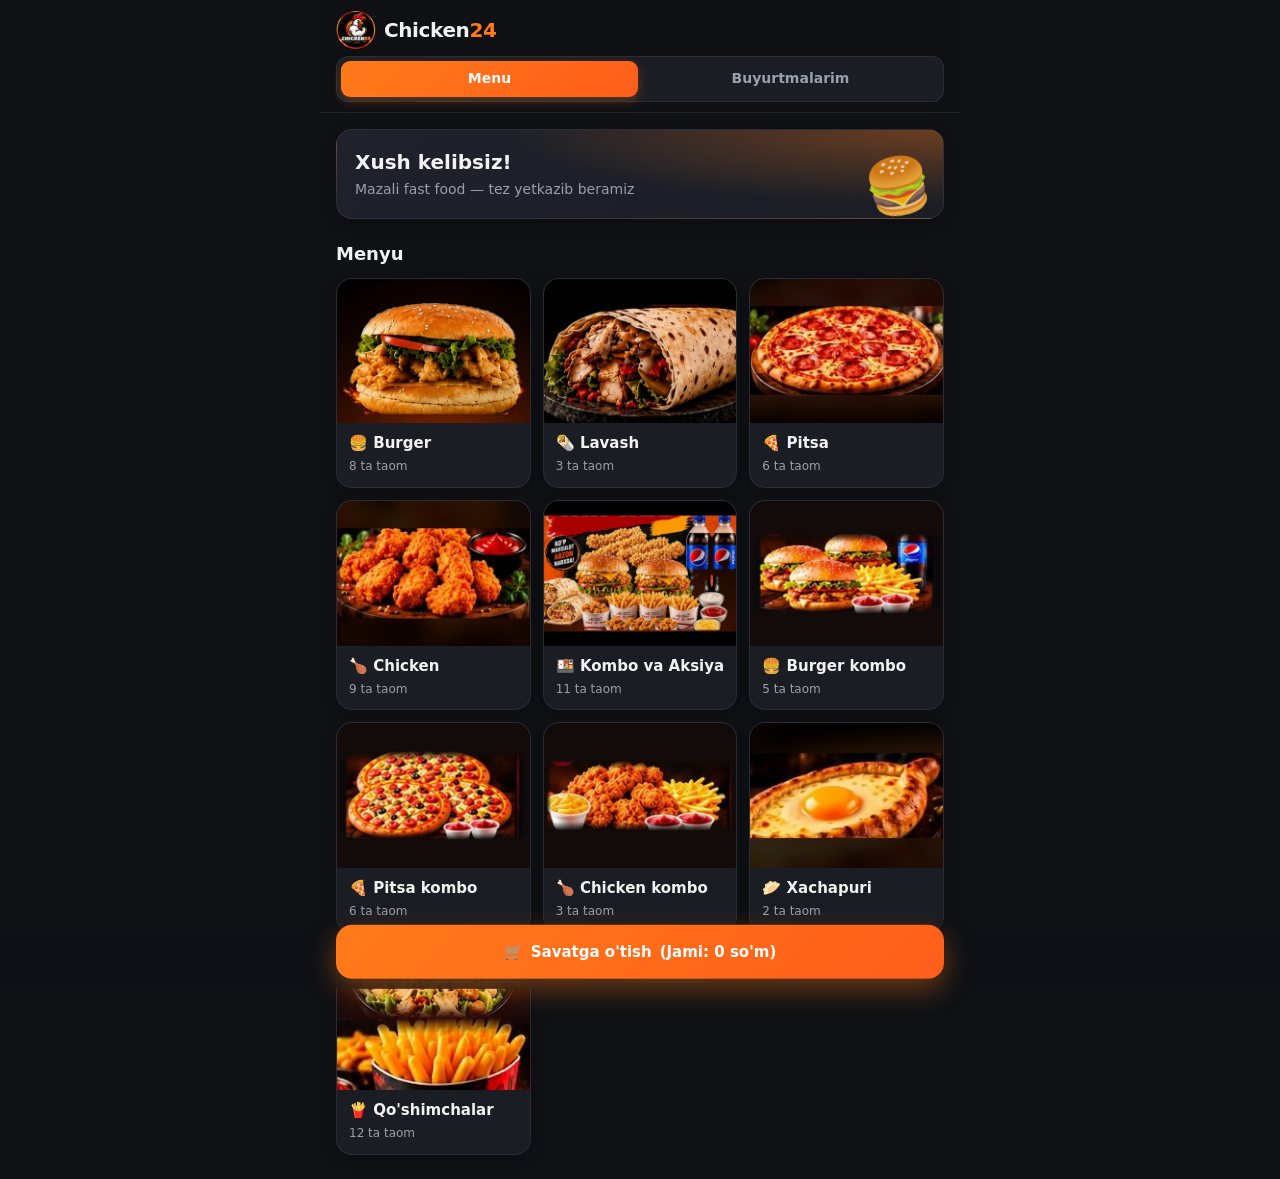
<file: miniapp/index.html>
<!doctype html>
<html lang="uz">
<head>
  <meta charset="utf-8">
  <meta name="viewport" content="width=device-width, initial-scale=1, viewport-fit=cover">
  <meta name="color-scheme" content="dark">
  <meta name="theme-color" content="#0F1115">
  <!-- Xavfsizlik: skriptlar faqat o'zimizdan va telegram.org dan; tashqi so'rov faqat bot serveriga (config.js API_BASE) -->
  <meta http-equiv="Content-Security-Policy"
        content="default-src 'self'; script-src 'self' https://telegram.org; style-src 'self' 'unsafe-inline'; img-src 'self' data: blob:; connect-src 'self' https://chicken24-bot.onrender.com; base-uri 'none'; form-action 'none'; object-src 'none'">
  <title>Chicken24</title>
  <link rel="icon" href="images/logo-192.webp" type="image/webp">
  <!-- chicken24.uz (sayt) ochilsa /site/ ga o'tkazadi; Mini App (pages.dev) ga ta'sir qilmaydi -->
  <script src="host-redirect.js"></script>
  <!-- Telegram WebApp SDK boshqa skriptlardan oldin yuklanishi kerak -->
  <script src="https://telegram.org/js/telegram-web-app.js"></script>
  <!-- ?v=N: Telegram eski keshni ko'rsatmasligi uchun; har o'zgarishda raqamni oshiring -->
  <link rel="stylesheet" href="style.css?v=21">
  <!-- Interfeys matnlari (uz/ru) va bot natijasini qo'llash - app.js dan oldin -->
  <script src="i18n.js?v=21" defer></script>
  <script src="config.js?v=21" defer></script>
  <script src="result.js?v=21" defer></script>
  <script src="app.js?v=21" defer></script>
</head>
<body>
  <div id="app" class="app">
    <!-- Sarlavha va bo'lim yorliqlari birga yopishqoq (sticky) -->
    <div class="appbar">
    <header class="topbar" id="topbar">
      <button id="backBtn" class="icon-btn topbar-back" type="button" data-action="back" aria-label="Orqaga" data-i18n-aria="back" hidden>
        <svg viewBox="0 0 24 24" width="22" height="22" aria-hidden="true"><path d="M15 5l-7 7 7 7" fill="none" stroke="currentColor" stroke-width="2.4" stroke-linecap="round" stroke-linejoin="round"/></svg>
      </button>
      <div class="brand" id="brand">
        <img class="brand-logo" src="images/logo-192.webp"
             srcset="images/logo-192.webp 1x, images/logo-384.webp 2x"
             alt="Chicken24" width="40" height="40" decoding="async">
        <span class="brand-name">Chicken<span class="accent">24</span></span>
      </div>
      <h1 class="topbar-title" id="topbarTitle" hidden></h1>
    </header>
    <!-- Matnlar app.js da tanlangan tilga almashtiriladi (data-i18n); bu yerdagisi - JS yuklanguncha -->
    <nav class="tabs" role="tablist" aria-label="Bo'limlar" data-i18n-aria="tabs.aria">
      <button id="tabMenu" class="tab active" type="button" role="tab" aria-selected="true" data-action="tab-menu" data-i18n="tab.menu">Menu</button>
      <button id="tabOrders" class="tab" type="button" role="tab" aria-selected="false" data-action="tab-orders" data-i18n="tab.orders">Buyurtmalarim</button>
    </nav>
    </div>

    <!-- Yopiq vaqtda ko'rinadi (app.js -> updateHoursBanner) -->
    <div id="hoursBanner" class="hours-banner" role="status" hidden></div>

    <main id="view" class="view" tabindex="-1">
      <div class="loader" aria-label="Yuklanmoqda" data-i18n-aria="loading"><span></span><span></span><span></span></div>
    </main>
  </div>

  <!-- Pastdan chiquvchi savat tugmasi -->
  <div id="cartBar" class="cart-bar" aria-hidden="true">
    <button id="cartBarBtn" class="cart-bar-btn" type="button" data-action="open-cart" tabindex="-1">
      <span class="cart-bar-icon" aria-hidden="true">🛒</span>
      <span class="cart-bar-text" data-i18n="cartbar.go">Savatga o'tish</span>
      <span class="cart-bar-total">(<span data-i18n="cartbar.total">Jami</span>: <b id="cartBarTotal"></b>)</span>
    </button>
  </div>

  <div id="toast" class="toast" role="status" aria-live="polite"></div>

  <noscript><p class="noscript">Ilova ishlashi uchun JavaScript yoqilgan bo'lishi kerak. / Для работы приложения включите JavaScript.</p></noscript>
</body>
</html>
</file>
<file: miniapp/style.css>
/* =========================================================
   Chicken24 Mini App - doim to'q dizayn (Telegram theme'iga bog'liq emas)
   ========================================================= */
:root {
  --bg: #0F1115;
  --card: #1A1D24;
  --card-2: #222631;
  --card-3: #2A2F3B;
  --accent: #FF7A1A;
  --accent-2: #FF9A4D;
  --accent-soft: rgba(255, 122, 26, 0.14);
  --text: #F2F2F2;
  --muted: #9AA0AA;
  --danger: #FF5C5C;
  --danger-soft: rgba(255, 92, 92, 0.12);
  --success: #39D98A;
  --success-soft: rgba(57, 217, 138, 0.12);
  --border: rgba(255, 255, 255, 0.07);
  --radius: 16px;
  --radius-sm: 12px;
  --shadow: 0 8px 24px rgba(0, 0, 0, 0.35);
  --shadow-soft: 0 4px 14px rgba(0, 0, 0, 0.25);
  --ease: cubic-bezier(0.2, 0.8, 0.2, 1);

  /* Telegram (fullscreen) va qurilma safe-area */
  --safe-top: calc(max(env(safe-area-inset-top, 0px), var(--tg-safe-area-inset-top, 0px)) + var(--tg-content-safe-area-inset-top, 0px));
  --safe-bottom: calc(max(env(safe-area-inset-bottom, 0px), var(--tg-safe-area-inset-bottom, 0px)) + var(--tg-content-safe-area-inset-bottom, 0px));
  --safe-left: max(env(safe-area-inset-left, 0px), var(--tg-safe-area-inset-left, 0px));
  --safe-right: max(env(safe-area-inset-right, 0px), var(--tg-safe-area-inset-right, 0px));
  --gutter: 16px;

  color-scheme: dark;
}

*, *::before, *::after { box-sizing: border-box; }

html, body {
  margin: 0;
  background: var(--bg);
  color: var(--text);
  font-family: system-ui, -apple-system, "Segoe UI", Roboto, "Helvetica Neue", Arial, sans-serif;
  font-size: 15px;
  line-height: 1.4;
  -webkit-font-smoothing: antialiased;
  -webkit-text-size-adjust: 100%;
  -webkit-tap-highlight-color: transparent;
}

body {
  min-height: 100vh;
  min-height: 100dvh;
  overflow-x: hidden;
}

button, input, textarea { font: inherit; color: inherit; }
button { cursor: pointer; border: 0; background: none; padding: 0; }
button:disabled { cursor: not-allowed; }
img { display: block; max-width: 100%; }
[hidden] { display: none !important; }

:focus-visible { outline: 2px solid var(--accent); outline-offset: 2px; }

.app {
  max-width: 640px;
  margin: 0 auto;
  padding-left: var(--safe-left);
  padding-right: var(--safe-right);
}

/* ---------------- Topbar + bo'lim yorliqlari (birga sticky) ---------------- */
.appbar {
  position: sticky;
  top: 0;
  z-index: 20;
  background: rgba(15, 17, 21, 0.92);
  backdrop-filter: blur(14px);
  -webkit-backdrop-filter: blur(14px);
  border-bottom: 1px solid var(--border);
}
.topbar {
  display: flex;
  align-items: center;
  gap: 10px;
  min-height: 56px;
  padding: calc(8px + var(--safe-top)) var(--gutter) 4px;
}

/* Segmentli tugma: Menu | Buyurtmalarim */
.tabs {
  display: grid;
  grid-template-columns: 1fr 1fr;
  gap: 4px;
  margin: 0 var(--gutter) 10px;
  padding: 4px;
  border-radius: var(--radius-sm);
  background: var(--card);
  border: 1px solid var(--border);
}
.tab {
  min-height: 36px;
  padding: 0 8px;
  border-radius: 9px;
  font-size: 14px;
  font-weight: 700;
  color: var(--muted);
  white-space: nowrap;
  transition: background-color 0.2s, color 0.2s, transform 0.15s var(--ease);
}
.tab:active { transform: scale(0.97); }
.tab.active {
  background: linear-gradient(135deg, var(--accent), #FF5E1A);
  color: #fff;
  box-shadow: 0 4px 12px rgba(255, 122, 26, 0.3);
}

.brand { display: flex; align-items: center; gap: 8px; min-width: 0; }
/* Logotip: dumaloq, shaffof fon (eski to'q sariq kvadrat va soya olib tashlangan) */
.brand-logo {
  display: block;
  flex: 0 0 auto;
  width: 40px; height: 40px;
  border-radius: 50%;
  object-fit: cover;
}
.brand-name { font-size: 20px; font-weight: 800; letter-spacing: -0.02em; }
.accent { color: var(--accent); }

.topbar.inner .brand-logo { width: 36px; height: 36px; }
.topbar.inner .brand-name { display: none; }
.topbar-title {
  margin: 0;
  font-size: 18px;
  font-weight: 700;
  white-space: nowrap;
  overflow: hidden;
  text-overflow: ellipsis;
}

/* ---------------- Umumiy ---------------- */
.view {
  padding: 16px var(--gutter) calc(24px + var(--safe-bottom));
  outline: none;
  animation: fadeIn 0.28s var(--ease);
}
body.has-cart-bar .view { padding-bottom: calc(96px + var(--safe-bottom)); }

@keyframes fadeIn { from { opacity: 0; transform: translateY(6px); } to { opacity: 1; transform: none; } }
@keyframes pop { 0% { transform: scale(0.85); } 60% { transform: scale(1.06); } 100% { transform: scale(1); } }

.section-title { margin: 22px 0 12px; font-size: 18px; font-weight: 700; }
.section-title:first-child { margin-top: 4px; }
.muted { color: var(--muted); }

.hero {
  position: relative;
  overflow: hidden;
  padding: 18px;
  border-radius: var(--radius);
  background:
    radial-gradient(120% 140% at 100% 0%, rgba(255, 122, 26, 0.35), transparent 60%),
    linear-gradient(135deg, #1F222B, var(--card));
  border: 1px solid var(--border);
  box-shadow: var(--shadow-soft);
}
.hero-title { margin: 0 0 4px; font-size: 20px; font-weight: 800; }
.hero-sub { margin: 0; color: var(--muted); font-size: 14px; }
.hero-emoji { position: absolute; right: 12px; bottom: -6px; font-size: 54px; opacity: 0.9; transform: rotate(-12deg); }

/* ---------------- Tugmalar ---------------- */
.btn {
  display: inline-flex;
  align-items: center;
  justify-content: center;
  gap: 8px;
  min-height: 46px;
  padding: 0 18px;
  border-radius: var(--radius-sm);
  font-weight: 650;
  transition: transform 0.15s var(--ease), background-color 0.2s, opacity 0.2s, box-shadow 0.2s;
  user-select: none;
}
.btn:active:not(:disabled) { transform: scale(0.96); }
.btn-block { width: 100%; }
.btn-lg { min-height: 54px; font-size: 16px; border-radius: var(--radius); }
.btn-primary {
  background: linear-gradient(135deg, var(--accent), #FF5E1A);
  color: #fff;
  box-shadow: 0 8px 20px rgba(255, 122, 26, 0.3);
}
.btn-primary:disabled { background: var(--card-3); color: var(--muted); box-shadow: none; }
.btn-secondary { background: var(--card-2); color: var(--text); border: 1px solid var(--border); }
.btn-secondary:disabled { opacity: 0.45; }
.btn-ghost { background: transparent; color: var(--accent); min-height: 36px; padding: 0 10px; }
.btn-link { color: var(--accent); font-weight: 600; text-decoration: underline; text-underline-offset: 3px; }

.icon-btn {
  display: grid;
  place-items: center;
  width: 36px; height: 36px;
  flex: 0 0 auto;
  border-radius: 11px;
  background: var(--card-2);
  color: var(--text);
  transition: transform 0.15s var(--ease), background-color 0.2s;
}
.icon-btn:active:not(:disabled) { transform: scale(0.9); }
.icon-btn.danger { background: var(--danger-soft); color: var(--danger); }
.topbar-back { background: transparent; margin-left: -8px; }

/* ---------------- Kategoriyalar ---------------- */
.cat-grid {
  display: grid;
  grid-template-columns: repeat(2, minmax(0, 1fr));
  gap: 12px;
}
.cat-card {
  display: flex;
  flex-direction: column;
  overflow: hidden;
  text-align: left;
  border-radius: var(--radius);
  background: var(--card);
  border: 1px solid var(--border);
  box-shadow: var(--shadow-soft);
  transition: transform 0.18s var(--ease), box-shadow 0.2s;
}
.cat-card:active { transform: scale(0.96); }
.cat-info { display: flex; flex-direction: column; gap: 4px; padding: 10px 12px 12px; }
.cat-name { font-size: 15px; font-weight: 700; }
.cat-count { font-size: 12px; color: var(--muted); }
.badge-soon {
  align-self: flex-start;
  padding: 2px 8px;
  border-radius: 999px;
  background: var(--accent-soft);
  color: var(--accent-2);
  font-size: 11px;
  font-weight: 700;
}

/* Rasm + fallback (emoji/gradient) */
.media {
  position: relative;
  width: 100%;
  aspect-ratio: 4 / 3;
  overflow: hidden;
  background: radial-gradient(120% 120% at 30% 20%, #3A2A20 0%, #22252E 55%, #1A1D24 100%);
}
.media img {
  position: absolute;
  inset: 0;
  width: 100%;
  height: 100%;
  object-fit: cover;
  opacity: 0;
  transition: opacity 0.35s var(--ease);
}
.media.loaded img { opacity: 1; }
/* Emoji faqat rasm umuman yuklanmaganda (qayta urinishlardan keyin) ko'rinadi */
.media:not(.failed) .media-fallback { visibility: hidden; }
/* Taom rasmlari kvadrat (600x600) - kesilmasligi kerak */
.media.item-media { aspect-ratio: 1 / 1; }
.media-fallback {
  position: absolute;
  inset: 0;
  display: grid;
  place-items: center;
  font-size: 44px;
  filter: drop-shadow(0 6px 12px rgba(0, 0, 0, 0.4));
}


/* ---------------- Taomlar ---------------- */
.item-grid {
  display: grid;
  grid-template-columns: repeat(2, minmax(0, 1fr));
  gap: 12px;
}
.item-card {
  display: flex;
  flex-direction: column;
  overflow: hidden;
  border-radius: var(--radius);
  background: var(--card);
  border: 1px solid var(--border);
  box-shadow: var(--shadow-soft);
}
.item-body { display: flex; flex-direction: column; gap: 4px; padding: 10px 12px 0; }
.item-name { margin: 0; font-size: 15px; font-weight: 700; line-height: 1.25; overflow-wrap: anywhere; }
/* Tavsif to'liq ko'rinadi (kesilmaydi) */
.item-desc {
  margin: 0;
  color: var(--muted);
  font-size: 13px;
  line-height: 1.4;
  overflow-wrap: anywhere;
}
/* Tarkib ro'yxati (kombo): har qatorda bitta tarkib, ✓ belgisi bilan */
.item-contents {
  margin: 2px 0 0;
  padding: 0;
  list-style: none;
  display: flex;
  flex-direction: column;
  gap: 5px;
  font-size: 13px;
  line-height: 1.35;
  color: var(--text);
}
.item-contents li { display: flex; gap: 6px; align-items: flex-start; overflow-wrap: anywhere; }
.item-contents li::before {
  content: "✓";
  flex: 0 0 auto;
  color: var(--success);
  font-weight: 800;
}
/* Narx: nom tagida, qalin va kontrastli (#FF9A4D / #1A1D24 ≈ 8:1) */
.item-price {
  font-size: 17px;
  font-weight: 800;
  line-height: 1.2;
  color: var(--accent-2);
  white-space: nowrap;
  font-variant-numeric: tabular-nums;
  letter-spacing: -0.01em;
}
/* Variantlar (6 dona / 10 dona / 1 kg) */
.variant-chips { display: flex; flex-wrap: wrap; gap: 6px; margin: 2px 0; }
.chip {
  display: inline-flex;
  align-items: center;
  gap: 4px;
  min-height: 30px;
  padding: 0 10px;
  border-radius: 999px;
  border: 1px solid var(--border);
  background: var(--card-2);
  color: var(--muted);
  font-size: 12.5px;
  font-weight: 700;
  white-space: nowrap;
  transition: background-color 0.15s, border-color 0.15s, color 0.15s, transform 0.15s var(--ease);
}
.chip:active { transform: scale(0.95); }
.chip.active { background: var(--accent-soft); border-color: var(--accent); color: var(--accent-2); }
.chip-qty {
  min-width: 18px;
  padding: 0 5px;
  border-radius: 999px;
  background: var(--accent);
  color: #fff;
  font-size: 11px;
  line-height: 18px;
  text-align: center;
}
.tg-phone-btn { margin-top: 6px; padding: 0 4px; min-height: 32px; font-size: 14px; }

/* Tugma kartaning pastida: bir qatordagi kartalarda tugmalar bir chiziqda turadi */
.item-action { margin-top: auto; padding: 10px 12px 12px; }
.item-action .btn { width: 100%; min-height: 40px; padding: 0 10px; font-size: 14px; }
.add-btn { background: var(--accent-soft); color: var(--accent-2); }
.add-btn:active { background: rgba(255, 122, 26, 0.24); }

.stepper {
  display: flex;
  align-items: center;
  justify-content: space-between;
  gap: 6px;
  min-height: 40px;
  padding: 3px;
  border-radius: var(--radius-sm);
  background: var(--card-2);
  animation: pop 0.25s var(--ease);
}
.stepper .icon-btn { width: 34px; height: 34px; background: var(--card-3); font-size: 18px; font-weight: 700; }
.stepper .icon-btn.inc { background: var(--accent); color: #fff; }
.stepper .icon-btn:disabled { opacity: 0.35; }
.stepper .qty { min-width: 24px; text-align: center; font-weight: 800; font-variant-numeric: tabular-nums; }
.stepper.compact { display: inline-flex; min-height: 34px; }
.stepper.compact .icon-btn { width: 30px; height: 30px; font-size: 16px; }

/* ---------------- Bo'sh holatlar ---------------- */
.empty {
  display: flex;
  flex-direction: column;
  align-items: center;
  gap: 10px;
  padding: 48px 20px;
  text-align: center;
  border-radius: var(--radius);
  background: var(--card);
  border: 1px dashed rgba(255, 255, 255, 0.12);
}
.empty-emoji { font-size: 48px; }
.empty-title { margin: 0; font-size: 18px; font-weight: 700; }
.empty-text { margin: 0 0 6px; color: var(--muted); }

/* ---------------- Savat ---------------- */
.card {
  margin-bottom: 14px;
  padding: 16px;
  border-radius: var(--radius);
  background: var(--card);
  border: 1px solid var(--border);
  box-shadow: var(--shadow-soft);
}
.card-title { margin: 0 0 12px; font-size: 16px; font-weight: 700; }

.line {
  display: grid;
  grid-template-columns: minmax(0, 1fr) auto;
  gap: 8px 12px;
  padding: 12px 0;
  border-bottom: 1px solid var(--border);
}
.line:first-child { padding-top: 0; }
.line-name { font-weight: 650; overflow-wrap: anywhere; }
.line-price { color: var(--muted); font-size: 13px; }
.line-total { font-weight: 800; text-align: right; white-space: nowrap; }
.line-controls { grid-column: 1 / -1; display: flex; align-items: center; justify-content: space-between; gap: 10px; }

.sum-row {
  display: flex;
  justify-content: space-between;
  padding-top: 10px;
  font-size: 14px;
  color: var(--muted);
}
.sum-row span:last-child { color: var(--text); font-weight: 600; white-space: nowrap; }
.total-row {
  display: flex;
  align-items: baseline;
  justify-content: space-between;
  margin-top: 10px;
  padding-top: 10px;
  border-top: 1px solid var(--border);
  font-size: 16px;
}
.payment-note { margin: 10px 0 0; font-size: 13.5px; color: var(--muted); }

/* Yopiq vaqt ogohlantirishi (sarlavha ostida, barcha sahifalarda) */
.hours-banner {
  margin: 12px var(--gutter) 0;
  padding: 12px 14px;
  border-radius: var(--radius-sm);
  background: var(--danger-soft);
  color: #FF9A9A;
  font-size: 14px;
  line-height: 1.45;
}
.total-row b { font-size: 20px; color: var(--accent-2); }

.field { margin-bottom: 14px; }
.field:last-child { margin-bottom: 0; }
.label { display: block; margin-bottom: 6px; font-size: 13px; font-weight: 600; color: var(--muted); }
.req { color: var(--accent); }

.input {
  display: block;
  width: 100%;
  min-height: 48px;
  padding: 12px 14px;
  border-radius: var(--radius-sm);
  border: 1.5px solid transparent;
  background: var(--card-2);
  font-size: 16px; /* iOS zoom qilmasligi uchun 16px */
  outline: none;
  transition: border-color 0.2s, background-color 0.2s, opacity 0.2s;
}
.input::placeholder { color: #6C727D; }
.input:focus { border-color: var(--accent); background: #262A35; }
.input:disabled { opacity: 0.5; cursor: not-allowed; }
.input.invalid { border-color: var(--danger); }
.textarea { resize: vertical; min-height: 92px; line-height: 1.4; }
.textarea-sm { min-height: 64px; }
.area-note { margin: -4px 0 12px; }

.phone-field {
  display: flex;
  align-items: stretch;
  border-radius: var(--radius-sm);
  background: var(--card-2);
  border: 1.5px solid transparent;
  transition: border-color 0.2s;
}
.phone-field:focus-within { border-color: var(--accent); }
.phone-field.invalid { border-color: var(--danger); }
.phone-prefix {
  display: flex;
  align-items: center;
  padding: 0 4px 0 14px;
  font-size: 16px;
  font-weight: 700;
  color: var(--text);
  user-select: none;
}
.phone-field .input { border: 0; background: transparent; padding-left: 6px; letter-spacing: 0.02em; }
.phone-field .input:focus { background: transparent; }

.field-error { margin: 6px 0 0; font-size: 12.5px; color: var(--danger); min-height: 0; }
.field-hint { margin: 6px 0 0; font-size: 12.5px; color: var(--muted); }
.counter { float: right; font-weight: 500; }

.divider {
  display: flex;
  align-items: center;
  gap: 10px;
  margin: 14px 0;
  color: var(--muted);
  font-size: 12px;
  text-transform: uppercase;
  letter-spacing: 0.08em;
}
.divider::before, .divider::after { content: ""; flex: 1; height: 1px; background: var(--border); }

.loc-status:empty { display: none; }
.loc-status { margin-top: 10px; }
.loc-box {
  display: flex;
  align-items: center;
  gap: 10px;
  padding: 12px;
  border-radius: var(--radius-sm);
  font-size: 14px;
  animation: fadeIn 0.25s var(--ease);
}
.loc-box.ok { background: var(--success-soft); color: var(--success); }
.loc-box.err { background: var(--danger-soft); color: #FF8A8A; flex-wrap: wrap; }
.loc-box.info { background: var(--card-2); color: var(--muted); }
.loc-box .grow { flex: 1; min-width: 0; }
.loc-coords { display: block; margin-top: 2px; font-size: 12px; color: var(--muted); font-variant-numeric: tabular-nums; }

.spinner {
  width: 16px; height: 16px;
  border-radius: 50%;
  border: 2px solid rgba(255, 255, 255, 0.2);
  border-top-color: var(--accent);
  animation: spin 0.8s linear infinite;
}
@keyframes spin { to { transform: rotate(360deg); } }

.checkout-bar {
  position: sticky;
  bottom: 0;
  z-index: 10;
  margin: 6px calc(-1 * var(--gutter)) calc(-24px - var(--safe-bottom));
  padding: 14px var(--gutter) calc(14px + var(--safe-bottom));
  background: linear-gradient(to bottom, rgba(15, 17, 21, 0), var(--bg) 22%);
}
.form-hint { margin: 0 0 8px; text-align: center; font-size: 12.5px; color: var(--muted); }
.form-hint:empty { display: none; }

/* ---------------- Eslatmalar (bot javobi) ---------------- */
.notice {
  margin-bottom: 14px;
  padding: 12px 14px;
  border-radius: var(--radius-sm);
  font-size: 14px;
  line-height: 1.45;
  animation: fadeIn 0.25s var(--ease);
}
.notice.info { background: var(--accent-soft); color: #FFC59A; }
.notice.err { background: var(--danger-soft); color: #FF9A9A; }

/* ---------------- Buyurtmalarim ---------------- */
.order-status { margin: 0 0 8px; font-size: 13px; font-weight: 600; }
.order-status.ok { color: var(--success); }
.order-status.err { color: #FF8A8A; }
.order-status.wait { color: #FFC59A; }
.order-card { margin-bottom: 12px; }
.order-head { display: flex; justify-content: space-between; align-items: baseline; gap: 10px; margin-bottom: 8px; }
.order-date { color: var(--muted); font-size: 13px; }
.order-total { font-weight: 800; color: var(--accent-2); white-space: nowrap; }
/* Buyurtma tarkibi: har qatorda bitta taom "Nom × 2 — 60 000 so'm" */
.order-items {
  margin: 0 0 10px;
  padding: 0;
  list-style: none;
  display: flex;
  flex-direction: column;
  gap: 6px;
  font-size: 13.5px;
  line-height: 1.35;
}
.order-items li { overflow-wrap: anywhere; }
.order-items .oi-tail { white-space: nowrap; }
.order-items .oi-sum { color: var(--muted); }
/* Summalar: Taomlar / Yetkazish / Jami / To'lov */
.order-sums {
  margin: 0 0 10px;
  padding-top: 8px;
  border-top: 1px solid var(--border);
  display: flex;
  flex-direction: column;
  gap: 4px;
  font-size: 13.5px;
  color: var(--muted);
}
.os-row { display: flex; justify-content: space-between; gap: 10px; }
.os-row span:last-child { white-space: nowrap; }
.os-total { color: var(--text); font-size: 15px; }
.os-total b { color: var(--accent-2); font-weight: 800; white-space: nowrap; }
.order-addr { margin: 0 0 12px; font-size: 13px; color: var(--muted); overflow-wrap: anywhere; }

/* ---------------- Pastki savat tugmasi ---------------- */
.cart-bar {
  position: fixed;
  left: 0; right: 0; bottom: 0;
  z-index: 30;
  padding: 10px calc(var(--gutter) + var(--safe-right)) calc(10px + var(--safe-bottom)) calc(var(--gutter) + var(--safe-left));
  background: linear-gradient(to bottom, rgba(15, 17, 21, 0), rgba(15, 17, 21, 0.95) 35%);
  transform: translateY(120%);
  transition: transform 0.35s var(--ease);
  pointer-events: none;
}
.cart-bar.show { transform: translateY(0); pointer-events: auto; }
.cart-bar-btn {
  display: flex;
  align-items: center;
  justify-content: center;
  flex-wrap: wrap;
  gap: 4px 8px;
  width: 100%;
  max-width: 608px;
  min-height: 54px;
  margin: 0 auto;
  padding: 8px 16px;
  border-radius: var(--radius);
  background: linear-gradient(135deg, var(--accent), #FF5E1A);
  color: #fff;
  font-weight: 700;
  font-size: 15px;
  box-shadow: 0 10px 28px rgba(255, 122, 26, 0.4);
  transition: transform 0.15s var(--ease);
}
.cart-bar-btn:active { transform: scale(0.97); }
.cart-bar-total { font-weight: 600; white-space: nowrap; }
.cart-bar-btn.bump { animation: pop 0.3s var(--ease); }

/* ---------------- Toast ---------------- */
.toast {
  position: fixed;
  left: 50%;
  top: calc(112px + var(--safe-top)); /* sarlavha + yorliqlar ostida */
  z-index: 50;
  width: max-content;
  max-width: calc(100% - 32px);
  padding: 12px 16px;
  border-radius: var(--radius-sm);
  background: #2A2F3B;
  color: var(--text);
  font-size: 14px;
  box-shadow: var(--shadow);
  border: 1px solid var(--border);
  opacity: 0;
  transform: translate(-50%, -10px);
  transition: opacity 0.25s, transform 0.25s var(--ease);
  pointer-events: none;
}
.toast.show { opacity: 1; transform: translate(-50%, 0); }
.toast.error { border-color: rgba(255, 92, 92, 0.5); }

/* ---------------- Yuklanish ---------------- */
.loader { display: flex; justify-content: center; gap: 8px; padding: 80px 0; }
.loader span {
  width: 10px; height: 10px;
  border-radius: 50%;
  background: var(--accent);
  animation: bounce 0.9s infinite var(--ease);
}
.loader span:nth-child(2) { animation-delay: 0.15s; }
.loader span:nth-child(3) { animation-delay: 0.3s; }
@keyframes bounce { 0%, 100% { transform: translateY(0); opacity: 0.5; } 50% { transform: translateY(-8px); opacity: 1; } }

.noscript { padding: 24px; text-align: center; }

/* Juda tor ekranlar (320px) */
@media (max-width: 359px) {
  :root { --gutter: 12px; }
  .cat-grid, .item-grid { gap: 10px; }
  .item-body { padding: 8px 10px 0; }
  .item-action { padding: 8px 10px 10px; }
  .brand-name { font-size: 18px; }
  .stepper .icon-btn { width: 30px; height: 30px; }
}

@media (min-width: 560px) {
  .item-grid { grid-template-columns: repeat(3, minmax(0, 1fr)); }
  .cat-grid { grid-template-columns: repeat(3, minmax(0, 1fr)); }
}

@media (prefers-reduced-motion: reduce) {
  *, *::before, *::after { animation: none !important; transition: none !important; }
}
</file>
